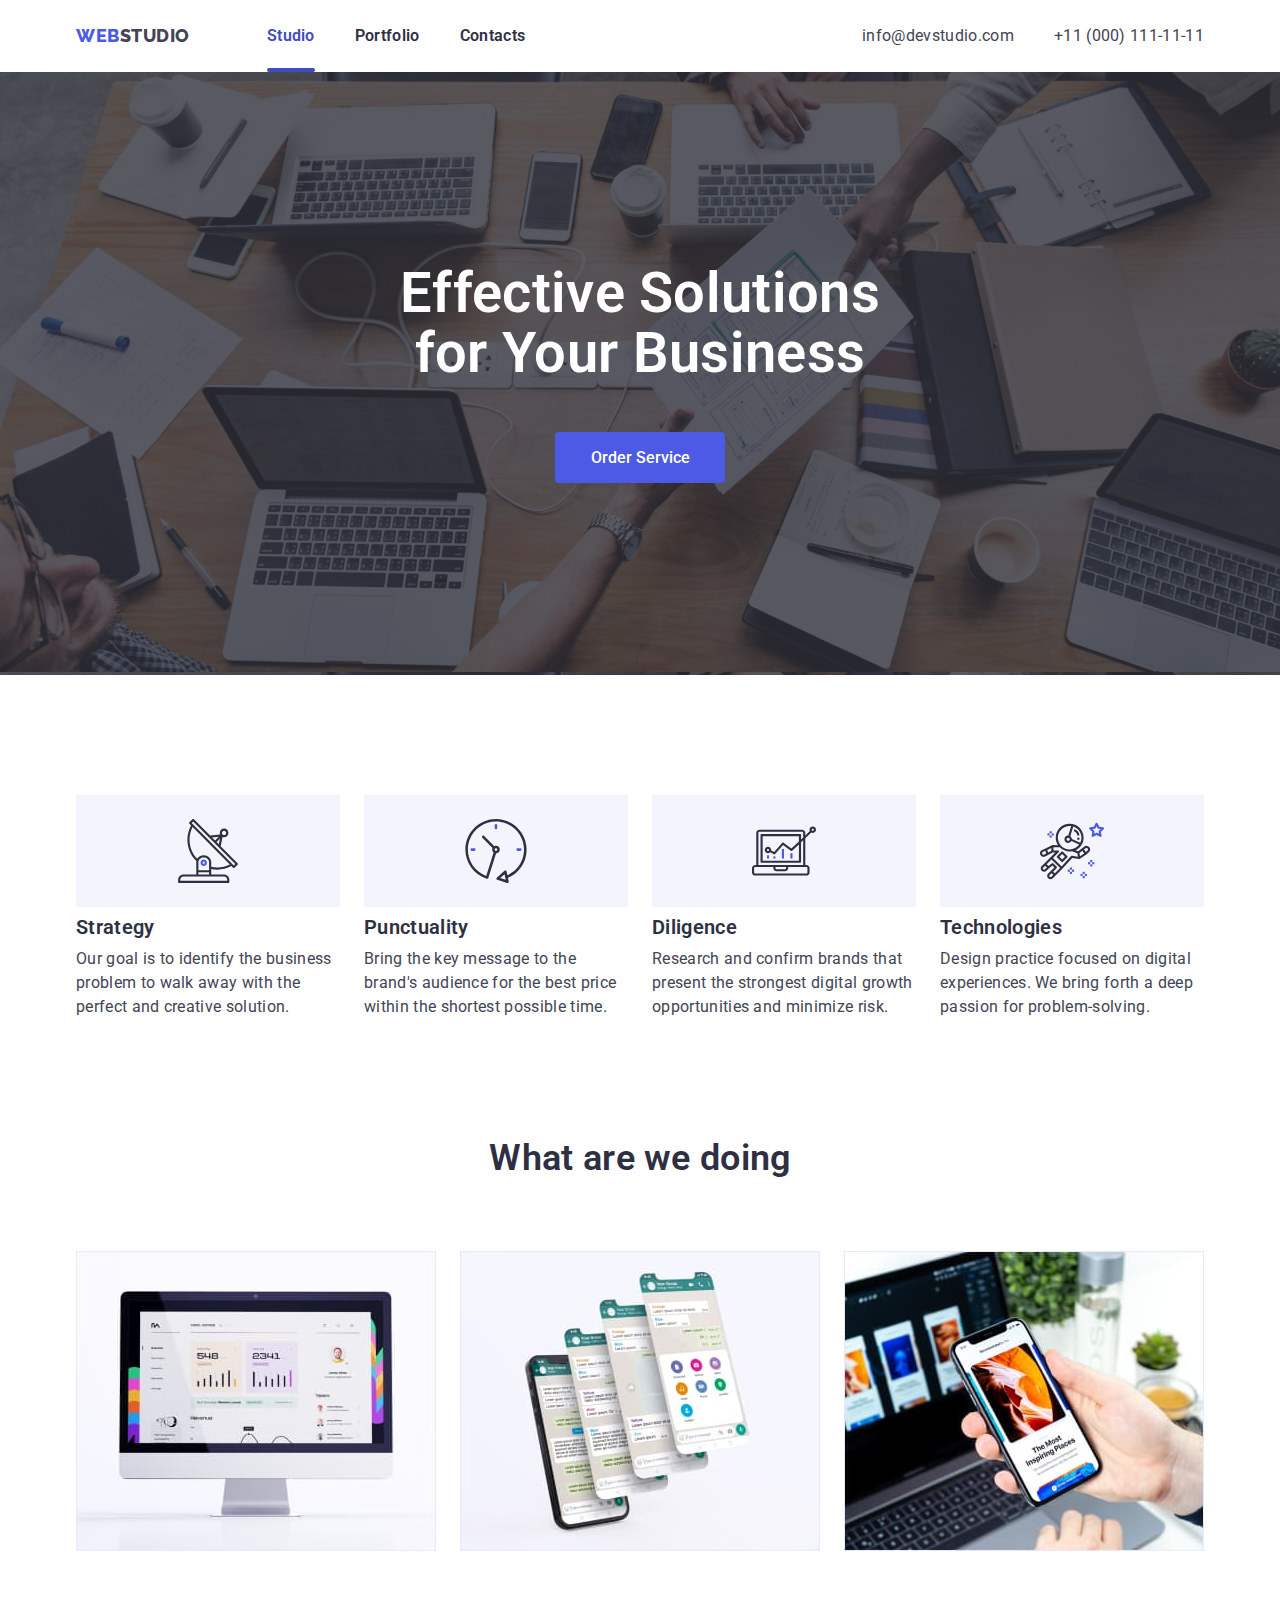
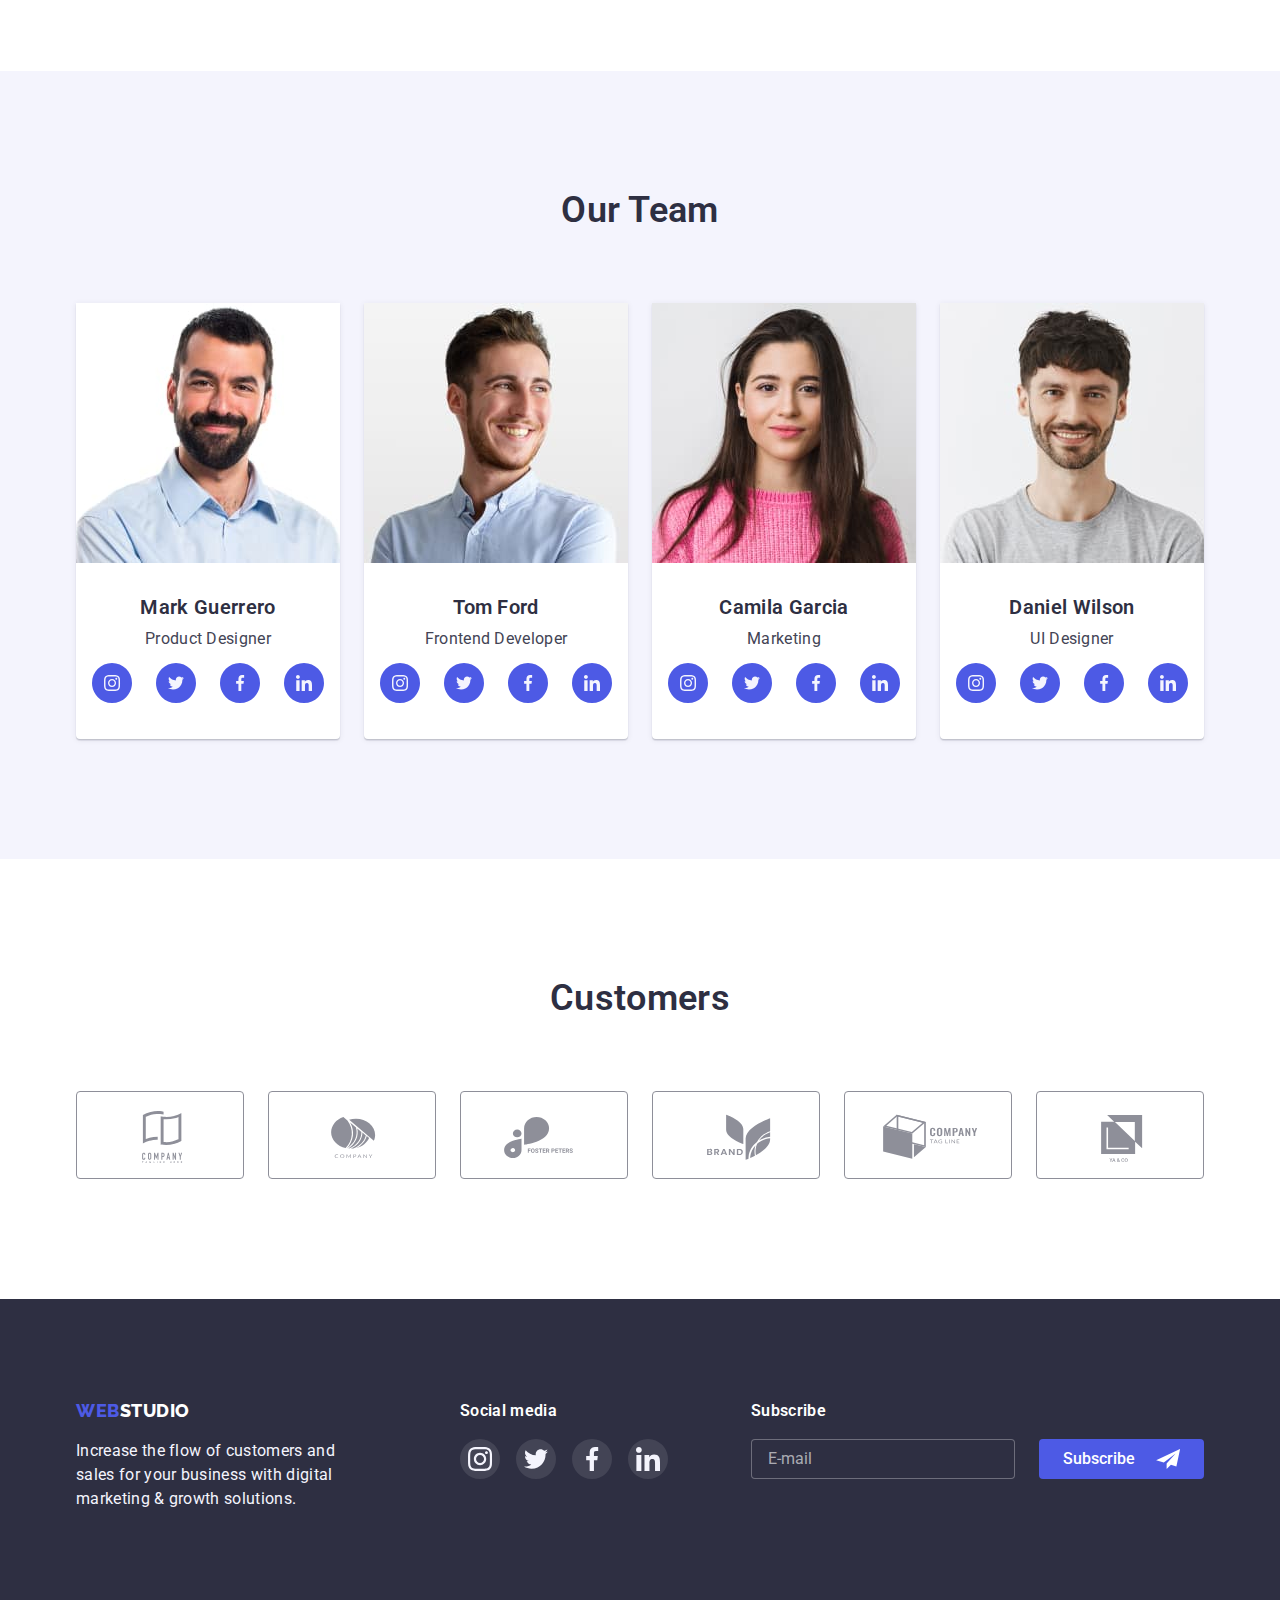
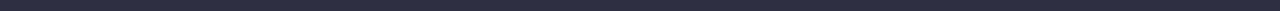
<file: index.html>
<!DOCTYPE html>
<html lang="en">
  <head>
    <meta charset="UTF-8" />
    <meta http-equiv="X-UA-Compatible" content="IE=edge" />
    <meta name="viewport" content="width=device-width, initial-scale=1.0" />
    <title>Main Page</title>
    <link
      href="https://fonts.googleapis.com/css2?family=Raleway:wght@800&family=Roboto:wght@400;500;700;900&display=swap"
      rel="stylesheet"
    />
    <link
      rel="stylesheet"
      href="https://cdnjs.cloudflare.com/ajax/libs/modern-normalize/1.1.0/modern-normalize.min.css"
    />

    <link rel="stylesheet" href="./css/styles.css" />
  </head>
  <body>
    <!--шапка сайта-->

    <header class="shadow-header">
      <div class="primary-nav container">
        <nav class="nav">
          <a href="./index.html" class="logo"
            >Web<span class="logo-head">Studio</span></a
          >
          <ul class="site-nav list nav">
            <li class="item">
              <a href="./index.html" class="nav-link nav-line-studio">Studio</a>
            </li>
            <li class="item">
              <a href="./portfolio.html" class="nav-link">Portfolio</a>
            </li>
            <li class="item">
              <a href="./index.html" class="nav-link">Contacts</a>
            </li>
          </ul>
        </nav>
        <ul class="list contact-nav">
          <li class="list contact">
            <a href="mailto:info@devstudio.com" class="contact"
              >info@devstudio.com</a
            >
          </li>
          <li class="list contact">
            <a href="tel:+110001111111" class="contact">+11 (000) 111-11-11</a>
          </li>
        </ul>
      </div>
    </header>
    <!-- "Main" сайта -->
    <main>
      <!-- Секция 1 герой  -->
      <section class="section-hero hero-image">
        <h1 class="hero">
          Effective Solutions <br />
          for Your Business
        </h1>
        <button type="button" class="button-secondary" data-modal-open>
          Order Service
        </button>
      </section>
      <!-- Секция 2 -->
      <section class="section no-padding">
        <div class="container">
          <ul class="no-margin-top no-margin no-padding-left section-flex">
            <li class="text-item list-li">
              <div class="box">
                <svg class="icon-box" width="64" height="64">
                  <use href="./images/symbol-defs.svg#icon-antenna"></use>
                </svg>
              </div>
              <h2 class="section-text">Strategy</h2>
              <p>
                Our goal is to identify the business problem to walk away with
                the perfect and creative solution.
              </p>
            </li>
            <li class="text-item list-li">
              <div class="box">
                <svg class="icon-box" width="64" height="64">
                  <use href="./images/symbol-defs.svg#icon-clock"></use>
                </svg>
              </div>
              <h2 class="section-text">Punctuality</h2>
              <p>
                Bring the key message to the brand's audience for the best price
                within the shortest possible time.
              </p>
            </li>
            <li class="text-item list-li">
              <div class="box">
                <svg class="icon-box" width="64" height="64">
                  <use href="./images/symbol-defs.svg#icon-diagram"></use>
                </svg>
              </div>
              <h2 class="section-text">Diligence</h2>
              <p>
                Research and confirm brands that present the strongest digital
                growth opportunities and minimize risk.
              </p>
            </li>
            <li class="text-item list-li">
              <div class="box">
                <svg class="icon-box" width="64" height="64">
                  <use href="./images/symbol-defs.svg#icon-astronaut"></use>
                </svg>
              </div>
              <h2 class="section-text">Technologies</h2>
              <p>
                Design practice focused on digital experiences. We bring forth a
                deep passion for problem-solving.
              </p>
            </li>
          </ul>
        </div>
      </section>
      <!-- Секция 3 -->
      <section class="section">
        <div class="container">
          <h2 class="section-text section-three">What are we doing</h2>
          <ul class="section-flex list">
            <li class="list-card">
              <img src="./images/photo1.jpg" alt="Rectangle 71" width="360" />
            </li>
            <li class="list-card">
              <img src="./images/photo2.jpg" alt="Rectangle 71" width="360" />
            </li>
            <li class="list-card">
              <img src="./images/photo3.jpg" alt="Rectangle 71" width="360" />
            </li>
          </ul>
        </div>
      </section>
      <!-- Секция 4 -->
      <section class="section work-list">
        <div class="container item">
          <h2 class="section-text section-title">Our Team</h2>
          <ul class="section-flex no-padding-left no-margin-top-bottom">
            <li class="list-li">
              <img src="./images/img1.jpg" alt="Team Card" width="264" />
              <div class="item">
                <h3 class="section-text">Mark Guerrero</h3>
                <p>Product Designer</p>
              </div>
              <ul class="list social-botton">
                <li class="items">
                  <a href="" class="link" aria-label="instagram">
                    <svg class="soc-icon" width="40" height="40">
                      <use href="./images/symbol-defs.svg#icon-inst"></use>
                    </svg>
                  </a>
                </li>
                <li class="items">
                  <a href="" class="link" aria-label="twitter">
                    <svg class="soc-icon" width="40" height="40">
                      <use href="./images/symbol-defs.svg#icon-twit"></use>
                    </svg>
                  </a>
                </li>
                <li class="items">
                  <a href="" class="link" aria-label="facebook">
                    <svg class="soc-icon" width="40" height="40">
                      <use href="./images/symbol-defs.svg#icon-face"></use>
                    </svg>
                  </a>
                </li>
                <li class="items">
                  <a href="" class="link" aria-label="in">
                    <svg class="soc-icon" width="40" height="40">
                      <use href="./images/symbol-defs.svg#icon-in"></use></svg
                  ></a>
                </li>
              </ul>
            </li>
            <li class="list-li">
              <img src="./images/img2.jpg" alt="Team Card" width="264" />
              <div class="item">
                <h3 class="section-text">Tom Ford</h3>
                <p>Frontend Developer</p>
              </div>
              <ul class="list social-botton">
                <li class="items">
                  <a href="" class="link" aria-label="instagram">
                    <svg class="soc-icon" width="40" height="40">
                      <use href="./images/symbol-defs.svg#icon-inst"></use>
                    </svg>
                  </a>
                </li>
                <li class="items">
                  <a href="" class="link" aria-label="twitter">
                    <svg class="soc-icon" width="40" height="40">
                      <use href="./images/symbol-defs.svg#icon-twit"></use>
                    </svg>
                  </a>
                </li>
                <li class="items">
                  <a href="" class="link" aria-label="facebook">
                    <svg class="soc-icon" width="40" height="40">
                      <use href="./images/symbol-defs.svg#icon-face"></use>
                    </svg>
                  </a>
                </li>
                <li class="items">
                  <a href="" class="link" aria-label="in">
                    <svg class="soc-icon" width="40" height="40">
                      <use href="./images/symbol-defs.svg#icon-in"></use></svg
                  ></a>
                </li>
              </ul>
            </li>
            <li class="list-li">
              <img src="./images/img3.jpg" alt="Team Card" width="264" />
              <div class="item">
                <h3 class="section-text">Camila Garcia</h3>
                <p>Marketing</p>
              </div>
              <ul class="list social-botton">
                <li class="items">
                  <a href="" class="link" aria-label="instagram">
                    <svg class="soc-icon" width="40" height="40">
                      <use href="./images/symbol-defs.svg#icon-inst"></use>
                    </svg>
                  </a>
                </li>
                <li class="items">
                  <a href="" class="link" aria-label="twitter">
                    <svg class="soc-icon" width="40" height="40">
                      <use href="./images/symbol-defs.svg#icon-twit"></use>
                    </svg>
                  </a>
                </li>
                <li class="items">
                  <a href="" class="link" aria-label="facebook">
                    <svg class="soc-icon" width="40" height="40">
                      <use href="./images/symbol-defs.svg#icon-face"></use>
                    </svg>
                  </a>
                </li>
                <li class="items">
                  <a href="" class="link" aria-label="in">
                    <svg class="soc-icon" width="40" height="40">
                      <use href="./images/symbol-defs.svg#icon-in"></use></svg
                  ></a>
                </li>
              </ul>
            </li>
            <li class="list-li">
              <img src="./images/img4.jpg" alt="Team Card" width="264" />
              <div class="item">
                <h3 class="section-text">Daniel Wilson</h3>
                <p>UI Designer</p>
              </div>
              <ul class="list social-botton">
                <li class="items">
                  <a href="" class="link" aria-label="instagram">
                    <svg class="soc-icon" width="40" height="40">
                      <use href="./images/symbol-defs.svg#icon-inst"></use>
                    </svg>
                  </a>
                </li>
                <li class="items">
                  <a href="" class="link" aria-label="twitter">
                    <svg class="soc-icon" width="40" height="40">
                      <use href="./images/symbol-defs.svg#icon-twit"></use>
                    </svg>
                  </a>
                </li>
                <li class="items">
                  <a href="" class="link" aria-label="facebook">
                    <svg class="soc-icon" width="40" height="40">
                      <use href="./images/symbol-defs.svg#icon-face"></use>
                    </svg>
                  </a>
                </li>
                <li class="items">
                  <a href="" class="link" aria-label="in">
                    <svg class="soc-icon" width="40" height="40">
                      <use href="./images/symbol-defs.svg#icon-in"></use></svg
                  ></a>
                </li>
              </ul>
            </li>
          </ul>
        </div>
      </section>
      <!-- Customers -->
      <section class="section">
        <div class="container">
          <h2 class="section-text section-title">Customers</h2>
          <ul class="social-botton no-margin-padding">
            <li class="list customers">
              <a href="" class="link" aria-label="client-one">
                <svg class="icon" width="168" height="88">
                  <use href="./images/symbol-defs.svg#icon-client-one"></use>
                </svg>
              </a>
            </li>
            <li class="list customers">
              <a href="" class="link" aria-label="client-two">
                <svg class="icon" width="168" height="88">
                  <use
                    href="./images/symbol-defs.svg#icon-client-two"
                  ></use></svg
              ></a>
            </li>
            <li class="list customers">
              <a href="" class="link" aria-label="client-three">
                <svg class="icon" width="168" height="88">
                  <use href="./images/symbol-defs.svg#icon-client-three"></use>
                </svg>
              </a>
            </li>
            <li class="list customers">
              <a href="" class="link" aria-label="client-four">
                <svg class="icon" width="168" height="88">
                  <use href="./images/symbol-defs.svg#icon-client-four"></use>
                </svg>
              </a>
            </li>
            <li class="list customers">
              <a href="" class="link" aria-label="client-five">
                <svg class="icon" width="168" height="88">
                  <use href="./images/symbol-defs.svg#icon-client-five"></use>
                </svg>
              </a>
            </li>
            <li class="list customers">
              <a href="" class="link" aria-label="client-six">
                <svg class="icon" width="168" height="88">
                  <use href="./images/symbol-defs.svg#icon-client-six"></use>
                </svg>
              </a>
            </li>
          </ul>
        </div>
      </section>
    </main>
    <!-- Footer Сайта -->
    <footer class="section-footer">
      <div class="container footer-box">
        <div class="margin-right">
          <a href="./index.html" class="logo"
            >Web<span class="logo-footer">Studio</span></a
          >
          <p class="footer-title">
            Increase the flow of customers and sales for your business with
            digital marketing & growth solutions.
          </p>
        </div>
        <div>
          <h2 class="footer-text">Social media</h2>
          <ul class="icon-footer">
            <li class="list">
              <a href="" class="link" aria-label="instagram">
                <svg width="40" height="40">
                  <use href="./images/symbol-defs.svg#icon-inst-footer"></use>
                </svg>
              </a>
            </li>
            <li class="list">
              <a href="" class="link" aria-label="twitter">
                <svg width="40" height="40">
                  <use href="./images/symbol-defs.svg#icon-twit-footer"></use>
                </svg>
              </a>
            </li>
            <li class="list">
              <a href="" class="link" aria-label="facebook">
                <svg width="40" height="40">
                  <use href="./images/symbol-defs.svg#icon-face-footer"></use>
                </svg>
              </a>
            </li>
            <li class="list">
              <a href="" class="link" aria-label="in">
                <svg width="40" height="40">
                  <use href="./images/symbol-defs.svg#icon-in-footer"></use>
                </svg>
              </a>
            </li>
          </ul>
        </div>
        <div class="form-footer">
          <h2 class="footer-text">Subscribe</h2>

          <form class="form-footer-primary">
            <label for="send"></label>
            <input
              class="input-footer"
              type="email"
              name="email"
              id="send"
              placeholder="E-mail"
            />
            <button class="btn-form-footer" type="submit">
              Subscribe
              <svg class="submit-icon" width="24" height="20">
                <use href="./images/icons.svg#icon-icon-send"></use>
              </svg>
            </button>
          </form>
        </div>
      </div>
    </footer>

    <div class="backdrop is-hidden" data-modal>
      <div class="modal">
        <button class="button-modal" type="button" data-modal-close>
          <svg width="8" height="8">
            <use href="./images/icons.svg#icon-Vector"></use>
          </svg>
        </button>
        <div class="modal-container">
          <h2 class="text-modal">
            Leave your contacts and we will call you back
          </h2>
          <form>
            <div class="form-group name">
              <label class="form-label" for="name">Name</label>
              <input class="form-input" type="text" name="name" id="name" />
              <svg class="icon-form" width="12" height="12">
                <use href="./images/icons.svg#icon-icon-name"></use>
              </svg>
            </div>
            <div class="form-group tel">
              <label class="form-label" for="phone">Phone</label>
              <input
                placeholder=" "
                class="form-input"
                type="tel"
                name="tel"
                id="phone"
              />
              <svg class="icon-form" width="13" height="13">
                <use href="./images/icons.svg#icon-icon-tel"></use>
              </svg>
            </div>
            <div class="form-group email">
              <label class="form-label" for="email">Email</label>
              <input class="form-input" type="email" name="email" id="email" />
              <svg class="icon-form" width="15" height="12">
                <use href="./images/icons.svg#icon-icon-email"></use>
              </svg>
            </div>
            <div class="form-group">
              <label class="form-label" for="comment">Comment</label>
              <textarea
                class="form-textarea"
                name="comment"
                id="comment"
                placeholder="Text input"
                rows="7"
              ></textarea>
            </div>
            <div class="form-agree">
              <label class="text-agree">
                <input class="input-checkbox" type="checkbox" name="checkbox" />
                <span class="checkbox">
                  <svg class="icon-form-checkbox" width="10" height="8">
                    <use href="./images/icons.svg#icon-click-ok"></use>
                  </svg> </span
                >I accept the terms and conditions of the<a
                  href="/index.html"
                  class="privacy"
                  >Privacy Policy</a
                >
              </label>
            </div>
            <div class="form-submit">
              <button class="button-form-modal" type="submit">Send</button>
            </div>
          </form>
        </div>
      </div>
    </div>

    <script src="./modal.js"></script>
  </body>
</html>
</file>
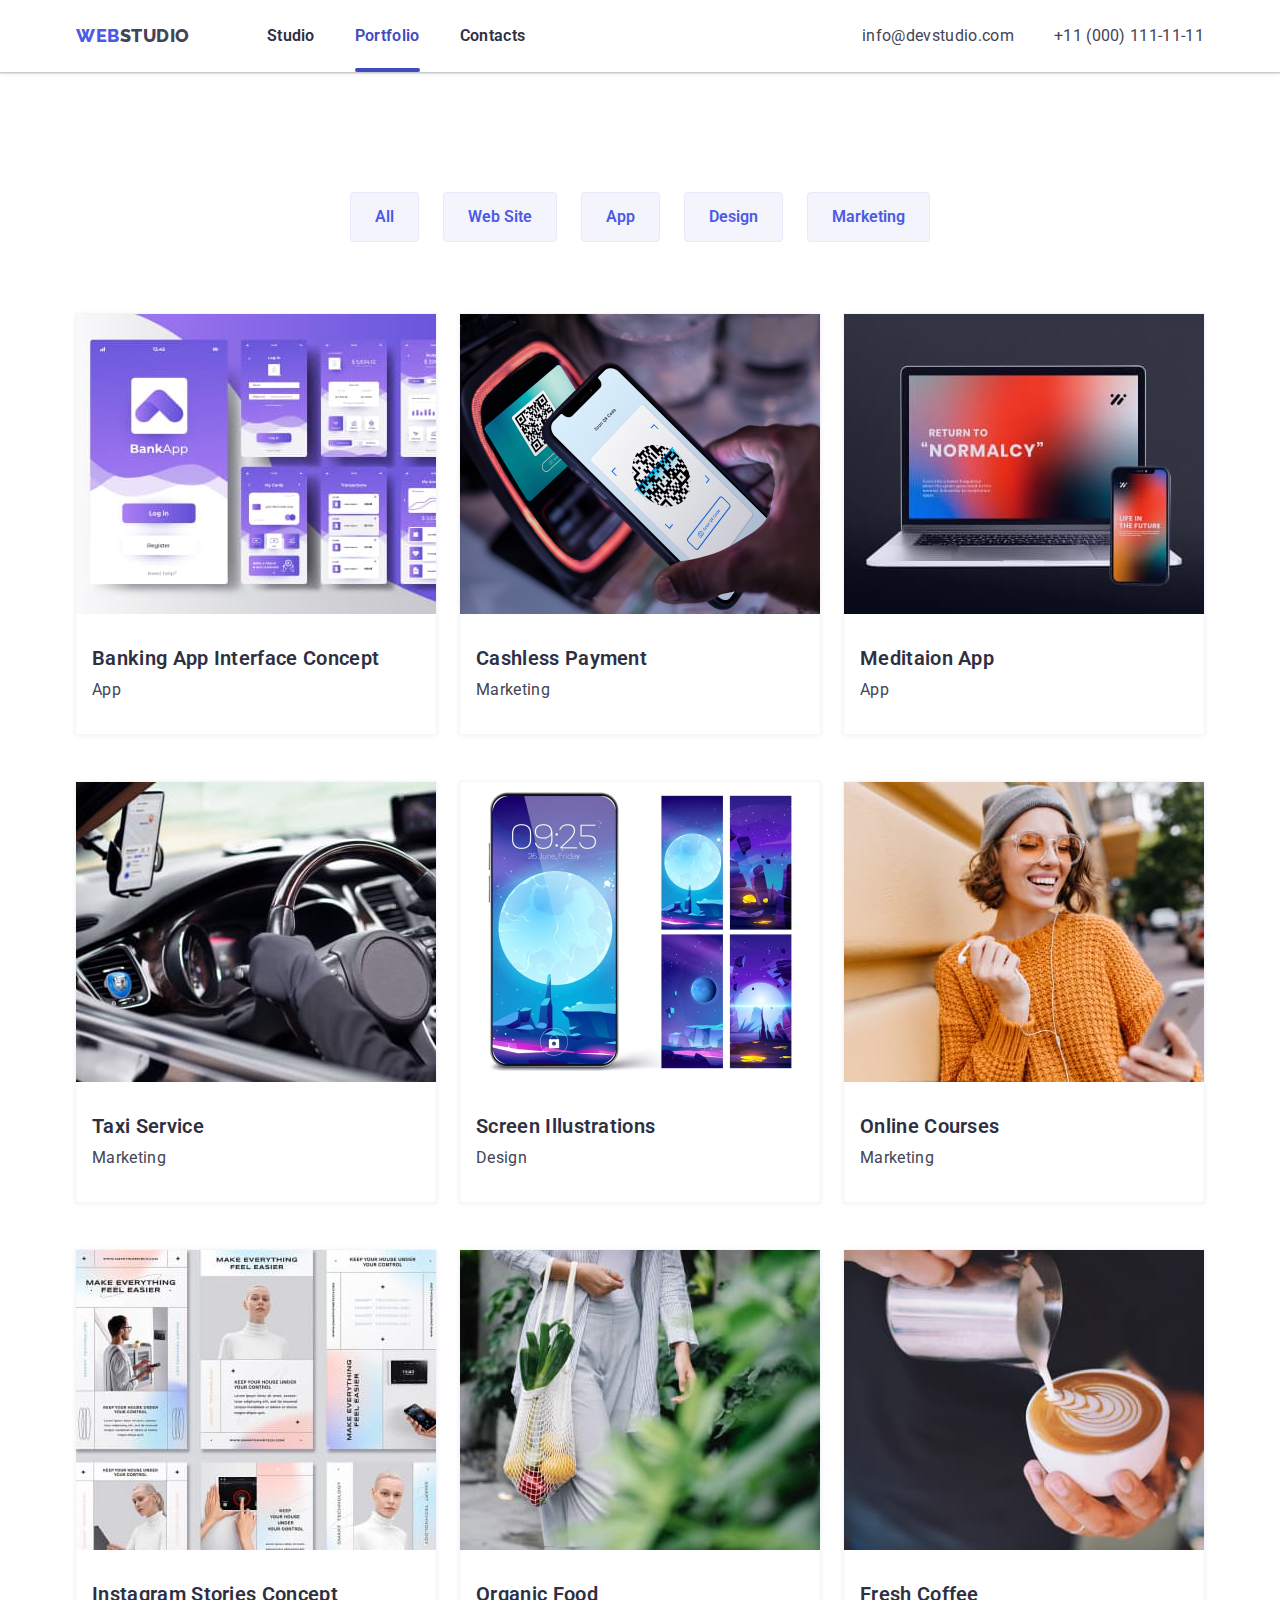
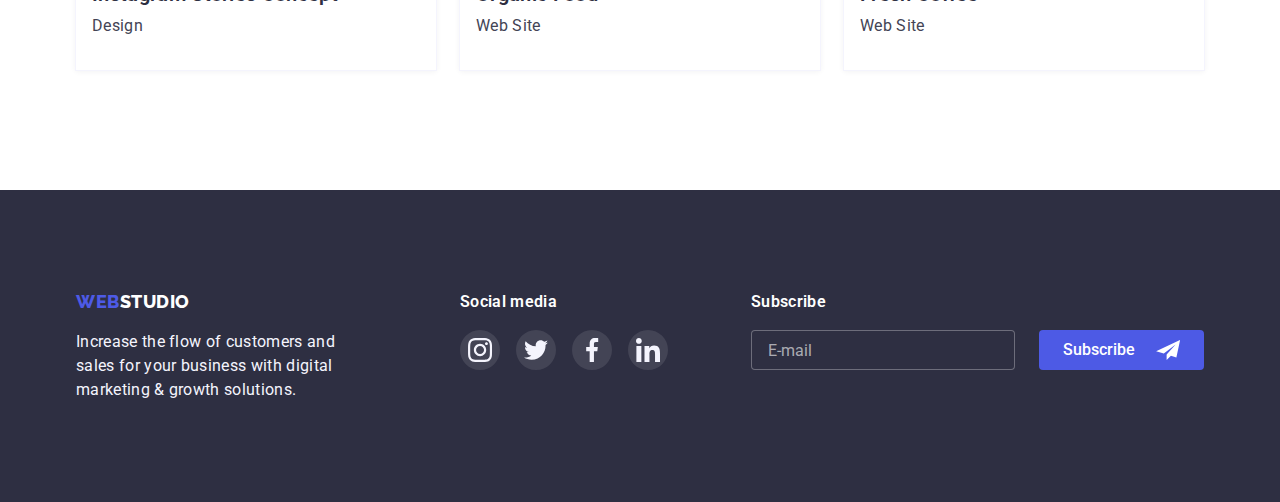
<file: portfolio.html>
<!DOCTYPE html>
<html lang="en">
  <head>
    <meta charset="UTF-8" />
    <meta http-equiv="X-UA-Compatible" content="IE=edge" />
    <meta name="viewport" content="width=device-width, initial-scale=1.0" />
    <title>Main Page</title>
    <link
      href="https://fonts.googleapis.com/css2?family=Raleway:wght@800&family=Roboto:wght@400;500;700;900&display=swap"
      rel="stylesheet"
    />
    <link
      rel="stylesheet"
      href="https://cdnjs.cloudflare.com/ajax/libs/modern-normalize/1.1.0/modern-normalize.min.css"
    />

    <link rel="stylesheet" href="./css/styles.css" />
  </head>
  <body>
    <!--шапка сайта-->
    <header class="shadow-header">
      <div class="primary-nav container">
        <nav class="nav">
          <a href="./index.html" class="logo"
            >Web<span class="logo-head">Studio</span></a
          >
          <ul class="site-nav list nav">
            <li class="item">
              <a href="./index.html" class="nav-link">Studio</a>
            </li>
            <li class="item">
              <a href="./portfolio.html" class="nav-link nav-line-portfolio"
                >Portfolio</a
              >
            </li>
            <li class="item">
              <a href="./index.html" class="nav-link">Contacts</a>
            </li>
          </ul>
        </nav>
        <ul class="list contact-nav">
          <li class="list contact">
            <a href="mailto:info@devstudio.com" class="contact"
              >info@devstudio.com</a
            >
          </li>
          <li class="list contact">
            <a href="tel:+110001111111" class="contact">+11 (000) 111-11-11</a>
          </li>
        </ul>
      </div>
    </header>
    <!-- "Main" сайта -->
    <main>
      <!-- Секция кнопок -->
      <section class="section">
        <div class="container">
          <ul class="list button-list section-header">
            <li class="item">
              <button type="button" class="button-primary">All</button>
            </li>
            <li class="item">
              <button type="button" class="button-primary">Web Site</button>
            </li>
            <li class="item">
              <button type="button" class="button-primary">App</button>
            </li>
            <li class="item">
              <button type="button" class="button-primary">Design</button>
            </li>
            <li class="item">
              <button type="button" class="button-primary">Marketing</button>
            </li>
          </ul>
          <h1 class="visually-hidden">Секция кнопок</h1>

          <!-- Секция карток -->
          <ul class="list container-card">
            <li class="card">
              <a href="" class="decoration-list">
                <div class="container-card-image">
                  <img
                    src="./images/img-one.jpg"
                    alt="Project Card"
                    width="360"
                  />
                  <div class="card-image">
                    <p class="image-text">
                      14 Stylish and User-Friendly App Design Concepts · Task
                      Manager App · Calorie Tracker App · Exotic Fruit Ecommerce
                      App · Cloud Storage App
                    </p>
                  </div>
                </div>
                <div class="text-card">
                  <h2 class="section-text">Banking App Interface Concept</h2>
                  <p>App</p>
                </div></a
              >
            </li>
            <li class="card">
              <a href="" class="decoration-list"
                ><div class="container-card-image">
                  <div class="card-image">
                    <img
                      src="./images/img-two.jpg"
                      alt="Project Card"
                      width="360"
                    />
                    <p class="image-text">
                      14 Stylish and User-Friendly App Design Concepts · Task
                      Manager App · Calorie Tracker App · Exotic Fruit Ecommerce
                      App · Cloud Storage App
                    </p>
                  </div>
                </div>
                <div class="text-card">
                  <h2 class="section-text">Cashless Payment</h2>
                  <p>Marketing</p>
                </div></a
              >
            </li>
            <li class="card">
              <a href="" class="decoration-list">
                <div class="container-card-image">
                  <div class="card-image">
                    <img
                      src="./images/img-tree.jpg"
                      alt="Project Card"
                      width="360"
                    />
                    <p class="image-text">
                      14 Stylish and User-Friendly App Design Concepts · Task
                      Manager App · Calorie Tracker App · Exotic Fruit Ecommerce
                      App · Cloud Storage App
                    </p>
                  </div>
                </div>
                <div class="text-card">
                  <h2 class="section-text">Meditaion App</h2>
                  <p>App</p>
                </div></a
              >
            </li>
            <li class="card">
              <a href="" class="decoration-list"
                ><div class="container-card-image">
                  <div class="card-image">
                    <img
                      src="./images/img-four.jpg"
                      alt="Project Card"
                      width="360"
                    />
                    <p class="image-text">
                      14 Stylish and User-Friendly App Design Concepts · Task
                      Manager App · Calorie Tracker App · Exotic Fruit Ecommerce
                      App · Cloud Storage App
                    </p>
                  </div>
                </div>
                <div class="text-card">
                  <h2 class="section-text">Taxi Service</h2>
                  <p>Marketing</p>
                </div></a
              >
            </li>
            <li class="card">
              <a href="" class="decoration-list">
                <div class="container-card-image">
                  <div class="card-image">
                    <img
                      src="./images/img-five.jpg"
                      alt="Project Card"
                      width="360"
                    />
                    <p class="image-text">
                      14 Stylish and User-Friendly App Design Concepts · Task
                      Manager App · Calorie Tracker App · Exotic Fruit Ecommerce
                      App · Cloud Storage App
                    </p>
                  </div>
                </div>
                <div class="text-card">
                  <h2 class="section-text">Screen Illustrations</h2>
                  <p>Design</p>
                </div></a
              >
            </li>
            <li class="card">
              <a href="" class="decoration-list">
                <div class="container-card-image">
                  <div class="card-image">
                    <img
                      src="./images/img-six.jpg"
                      alt="Project Card"
                      width="360"
                    />
                    <p class="image-text">
                      14 Stylish and User-Friendly App Design Concepts · Task
                      Manager App · Calorie Tracker App · Exotic Fruit Ecommerce
                      App · Cloud Storage App
                    </p>
                  </div>
                </div>
                <div class="text-card">
                  <h2 class="section-text">Online Courses</h2>
                  <p>Marketing</p>
                </div></a
              >
            </li>
            <li class="card">
              <a href="" class="decoration-list"
                ><div class="container-card-image">
                  <div class="card-image">
                    <img
                      src="./images/img-seven.jpg"
                      alt="Project Card"
                      width="360"
                    />
                    <p class="image-text">
                      14 Stylish and User-Friendly App Design Concepts · Task
                      Manager App · Calorie Tracker App · Exotic Fruit Ecommerce
                      App · Cloud Storage App
                    </p>
                  </div>
                </div>
                <div class="text-card">
                  <h2 class="section-text">Instagram Stories Concept</h2>
                  <p>Design</p>
                </div></a
              >
            </li>
            <li class="card">
              <a href="" class="decoration-list">
                <div class="container-card-image">
                  <div class="card-image">
                    <img
                      src="./images/img-eight.jpg"
                      alt="Project Card"
                      width="360"
                    />
                    <p class="image-text">
                      14 Stylish and User-Friendly App Design Concepts · Task
                      Manager App · Calorie Tracker App · Exotic Fruit Ecommerce
                      App · Cloud Storage App
                    </p>
                  </div>
                </div>
                <div class="text-card">
                  <h2 class="section-text">Organic Food</h2>
                  <p>Web Site</p>
                </div></a
              >
            </li>
            <li class="card">
              <a href="" class="decoration-list"
                ><div class="container-card-image">
                  <div class="card-image">
                    <img
                      src="./images/img-nine.jpg"
                      alt="Project Card"
                      width="360"
                    />
                    <p class="image-text">
                      14 Stylish and User-Friendly App Design Concepts · Task
                      Manager App · Calorie Tracker App · Exotic Fruit Ecommerce
                      App · Cloud Storage App
                    </p>
                  </div>
                </div>
                <div class="text-card">
                  <h2 class="section-text">Fresh Coffee</h2>
                  <p>Web Site</p>
                </div></a
              >
            </li>
          </ul>
        </div>
      </section>
    </main>
    <!-- Footer Сайта -->
    <footer class="section-footer">
      <div class="container footer-box">
        <div class="margin-right">
          <a href="./index.html" class="logo"
            >Web<span class="logo-footer">Studio</span></a
          >
          <p class="footer-title">
            Increase the flow of customers and sales for your business with
            digital marketing & growth solutions.
          </p>
        </div>
        <div>
          <h2 class="footer-text">Social media</h2>
          <ul class="icon-footer">
            <li class="list">
              <a href="" class="link" aria-label="instagram">
                <svg width="40" height="40">
                  <use href="./images/symbol-defs.svg#icon-inst-footer"></use>
                </svg>
              </a>
            </li>
            <li class="list">
              <a href="" class="link" aria-label="twitter">
                <svg width="40" height="40">
                  <use href="./images/symbol-defs.svg#icon-twit-footer"></use>
                </svg>
              </a>
            </li>
            <li class="list">
              <a href="" class="link" aria-label="facebook">
                <svg width="40" height="40">
                  <use href="./images/symbol-defs.svg#icon-face-footer"></use>
                </svg>
              </a>
            </li>
            <li class="list">
              <a href="" class="link" aria-label="in">
                <svg width="40" height="40">
                  <use href="./images/symbol-defs.svg#icon-in-footer"></use>
                </svg>
              </a>
            </li>
          </ul>
        </div>
        <div class="form-footer">
          <h2 class="footer-text">Subscribe</h2>

          <form class="form-footer-primary">
              <label for="send"></label>
              <input
                class="input-footer"
                type="email"
                name="email"
                id="send"
                placeholder="E-mail"
              />
              <button class="btn-form-footer" type="submit">Subscribe
                <svg class="submit-icon" width="24" height="20">
                  <use href="./images/icons.svg#icon-icon-send"></use>
                </svg>
              </button>
              
          </form>
        </div>
      </div>
    </footer>
  </body>
</html>
</file>
<file: css/styles.css>
/* палитра */

  :root {
    --primary-text-color:#434455;
    --title-text-color:#2E2F42;
    --accent-color: #4D5AE5;
    --white-color:#FFFFFF;
    --activ-buttons-color: #31D0AA;
    --button-primary-color: #F4F4FD;
  }
 body 
 {
background: var(--white-color);
color: var(--primary-text-color);
font-family: Roboto, sans-serif;
letter-spacing: 0.02em;
}

.container {
    padding-left: 15px;
    padding-right: 15px;
    margin-left: auto;
   margin-right: auto;
   width: 1158px;
   /* outline: 2px solid tomato; */
}

p {
    font-size: 16px;
line-height: 1.5;
margin-top: 0;
margin-bottom: 0;

}
.list {
list-style: none;
margin: 0;
padding: 0;
}
/* шапка сайта */
.logo {
    color:  var(--accent-color);
    text-decoration: none
}
.logo-head {
    color: var(--primary-text-color);
}
.logo {
font-family: 'Raleway';
font-weight: 800;
font-size: 18px;
line-height: 1.33;
/* identical to box height, or 133% */

letter-spacing: 0.03em;
text-transform: uppercase;
}
 /* навигация сайту */
.nav {
    display:flex ;
    align-items: center;
}

.primary-nav {
    display:flex ;
    align-items: center;
 
}

.shadow-header {
box-shadow:  0px 2px 1px rgba(46, 47, 66, 0.08), 0px 1px 1px rgba(46, 47, 66, 0.16), 0px 1px 6px rgba(46, 47, 66, 0.08);
}

.border {
    box-shadow: 0px 0px 1px 0px var(--primary-text-color);
}

.site-nav {
font-weight: 600;
font-size: 16px;
line-height: 1.5;
margin-left: 77px;
}


.site-nav .item + .item {
 margin-left: 40px;
}



.nav-link {
display: block;
padding-top: 24px;
padding-bottom: 24px;
position: relative;

color: var(--title-text-color);
text-decoration: none;


transition-property: color ;
transition-duration: 250ms;
transition-timing-function: cubic-bezier(0.4, 0, 0.2, 1);
    }

.nav-link:hover,
.nav-link:focus {
color: var(--primary-text-color);
}



.nav-link:active {
    color: var(--accent-color);
}

.nav-line-studio::before {
    content: "";
    position: absolute;
    bottom: 0;
    background-color:#404BBF ;
    width: 100%;
height: 4px;
border-radius: 2px;


}

.nav-line-studio,
.nav-line-portfolio {
    color: #404BBF;
}



.nav-line-portfolio::before {
    content: "";
    position: absolute;
    bottom: 0;
    background-color:#404BBF ;
    width: 100%;
height: 4px;
border-radius: 2px
}







.active-portfolio {
    color: var(--accent-color);
    text-decoration: none;
}
.active-studio {
    color: var(--accent-color); 
    text-decoration: none;
}
/* Навигация */
.contact-nav {
    display: flex;
    margin-left: auto;
}

.contact-nav .list + .list {
margin-left: 40px;

}

/* контакти */
.contact {
    color: var(--primary-text-color);
    text-decoration: none;


    transition-property: color ;
transition-duration: 250ms;
transition-timing-function: cubic-bezier(0.4, 0, 0.2, 1);
}
/* hover */
.contact:hover,
.contact:focus {
    color: var(--accent-color);
}
/* active */
.contact:active {
    color: var(--activ-buttons-color);
}
/* "Main" сайта */

/* Секция герой 1 */
.section-hero {
background-color: var(--title-text-color);
    /* background-image: linear-gradient(to right,
    rgba(255,0,0,0.5),
    rgba(0,0,255,0.5)
    ),
    url(../images/people-office.jpg); */

    background-image: linear-gradient(to right,
    rgba(47,48,58,0.8),
    rgba(47,48,58,0.8)
    ),
    url(../images/people-office.jpg);
max-width: 1440px;
background-size: auto;
background-color: var(--title-text-color);
    text-align: center;
    padding-top: 192px;
    padding-bottom: 192px;
    margin-left: auto;
    margin-right: auto;

}

/* .hero-image {
background-image: linear-gradient(var(--accent-color))
} */
.hero {
    color: var(--white-color);
    font-weight: 600;
    font-size: 56px;
    line-height: 1.07;
    margin-top: 0;
    margin-bottom: 48px;
}
.visually-hidden {
    position: absolute;
    white-space: nowrap;
    width: 1px;
    height: 1px;
    overflow: hidden;
    border: 0;
    padding: 0;
    clip: rect(0 0 0 0);
    clip-path: inset(50%);
    margin: -1px;
}
.button-list{
    display: flex;
    justify-content:center;
   
}

.button-primary {
    font-family: Roboto, sans-serif;
    background-color: var(--button-primary-color);
    color: var(--accent-color);
 font-weight: 600;
font-size: 16px;
line-height: 1.5;
border-radius: 4px;
border: 1px solid #E7E9FC;
padding: 12px 24px;

transition-property: border, box-shadow, color, background-color;
transition-duration: 250ms;
transition-timing-function: cubic-bezier(0.4, 0, 0.2, 1);
}


.button-primary:hover,
.button-primary:focus {
    box-shadow: 0px 3px 1px rgba(0, 0, 0, 0.1), 0px 2px 1px rgba(0, 0, 0, 0.08), 0px 2px 2px rgba(0, 0, 0, 0.12);
    border: 1px solid var(--accent-color);
    color:var(--white-color);
    background-color: var(--accent-color);
}


/* .button-list .item {
    margin-right: 24px;
}
.button-list .item:last-child {
    margin-right: 0;
} */
/* .button-list .item:not(:last-child) {
    margin-right: 24px;
} */
.button-list .item + .item {
    margin-left: 24px;
}


.button-secondary {
    font-family: Roboto, sans-serif;
    background-color: var(--accent-color);
    color: var(--white-color);
    font-weight: 500;
    font-size: 16px;
    line-height: 1.19;
    border-radius: 4px;
    padding: 16px 32px;
    min-width: 170px;
    text-align: center;
    border: none;


transition-property: box-shadow, background-color;
transition-duration: 250ms;
transition-timing-function: cubic-bezier(0.4, 0, 0.2, 1);
}
.button-secondary:hover,
.button-secondary:focus {
    background-color: #404BBF;
    box-shadow: 0px 4px 4px rgba(0, 0, 0, 0.15);
}


button {
    cursor: pointer;
}

/* ceкции 1,2,3,4 */



.social-botton {
    display: flex;
    justify-content: center;
  padding-bottom: 36px;

}

.social-botton .items {
    margin-right: 24px;

}

.social-botton .items .link {
    display: block;
    width: 40px;
    height: 40px;
}

.social-botton .items:nth-child(4) {
    margin-right: 0px;
}

/* .svg-one {
    width: 264px;
    height: 112px;
}
 */


/* .text-item::before {
    display:block;
    content: '';
    background-size: 59.72px, 64px;
    background-position: center;
    background-repeat: no-repeat;
    height: 112px;
    background-color: var(--button-primary-color);

    outline: 1px solid blue;
}

.icon-antena::before {
background-image: url(../images/svg/antenna.svg);
}
.icon-clock::before {
background-image: url(../images/svg/clock.svg);
}
.icon-diagram::before {
background-image: url(../images/svg/diagram.svg);
}
.icon-astronaut::before {
background-image: url(../images/svg/astronaut.svg);
}
 */




.section-header {
    margin-bottom: 72px;
   
}


.work-list {
    background: var(--button-primary-color);
}



.section-text {
 
    color: var(--title-text-color);
font-weight: 600;
font-size: 20px;
line-height: 1.2;

margin-top: 0px;
margin-bottom: 8px;
}

.text-item .section-text {
    color: var(--title-text-color);
font-weight: 600;
font-size: 20px;
line-height: 1.2;
margin-top: 0;
margin-bottom: 8px;
}

.text-card {
    padding-left: 16px;
padding-top: 32px;
padding-bottom: 32px;

}


/* .section-four {
background-color: var(--button-primary-color);
} */

.section-flex {
    display: flex;
    flex-wrap: wrap;
    padding-left: o;
    margin-right: auto;
    margin-left: auto;
}

.section .list-li {
    width: calc((100% - 72px) / 4);
    padding-left: 0;
    margin-right: 24px;
    list-style: none;
   margin-top: 0;
    text-align: start;
}

.section .list-card {

    width: calc((100% - 48px) / 3);

    margin-right: 24px;

}





.section .item .list-li {
    box-shadow: 0px 1px 6px rgba(46, 47, 66, 0.08), 0px 1px 1px rgba(46, 47, 66, 0.16), 0px 2px 1px rgba(46, 47, 66, 0.08);
border-radius: 0px 0px 4px 4px;
}

/* .list-shadow {
    box-shadow: 0px 0px 1px 0px var(--primary-text-color);
    padding-bottom: 32px;
} */
.section .list-li .text-item {
    text-align: start;
}

.section {

    padding-top: 120px;
    padding-bottom: 120px;
}


.section .list-li:nth-child(4n) {

    margin-right: 0;
}

/* .section .list:nth-last-child(-n + 4) {

    margin-bottom: 120px;
} */


.list-li .box {
    width: 264px;
    height: 112px;
    background-color: var(--button-primary-color);
    margin-bottom: 8px;
    
}

.icon-box {
margin-left: 100px;
margin-top: 24px;
}

.section .list-card:nth-child(3n) {

    margin-right: 0;
}

.list-li {
    background-color: var(--white-color);
}

.list-li .item {
  padding-top: 32px;
  margin-bottom: 12px;
  text-align: center;

}

.section-title {
    font-weight: 600;
    font-size: 36px;
    line-height: 1.11;
    text-align: center;
}
.section-three {
    font-weight: 600;
    font-size: 36px;
    line-height: 1.11;
    text-align: center;
    margin-top: 0;
    margin-bottom: 72px;
}

.section-text.section-title {
    margin-bottom: 72px;

}

.decoration-list {
color: var(--primary-text-color);

    text-decoration: none;
}
img {
    display: block;
}
.container-card {
    display: flex;
    flex-wrap: wrap;
    
}
.container .card {
width: calc((100% - 48px) / 3);
margin-right: 24px;
margin-bottom: 48px;
outline: 0.5px solid #F4F4FD;
border-top: none;
box-shadow: 0px 1px 6px rgba(46, 47, 66, 0.08);
} 


.container-card-image {
    position: relative;
    overflow: hidden;
}




.card-image::before {
    content: "";
    background-color:#4D5AE5;
    width: 100%;
    height: 100%;
    top: 0;
    right: 0;
}

.card-image::before,
.image-text {
    display:block;
    position: absolute;
    transform: translateY(100%);

    transition-property: opacity, transform;
    transition-duration: 250ms;
    transition-timing-function: cubic-bezier(0.4, 0, 0.2, 1);

}



.image-text {
color: var(--button-primary-color);
font-weight: 400;
font-size: 16px;
line-height: 24px;
top: 40px;
left: 32px;
right: 32px;
opacity: 0;
}

.decoration-list:hover .card-image::before,
.decoration-list:hover .image-text,
.decoration-list:focus .card-image::before,
.decoration-list:focus .image-text{
    opacity: 1;
    transform: translateX(0);
}





.card {
transition-property:box-shadow;
transition-duration: 250ms;
transition-timing-function: cubic-bezier(0.4, 0, 0.2, 1);
}





.card:hover,
.card:focus {
box-shadow: 0px 1px 6px rgba(46, 47, 66, 0.08), 0px 1px 1px rgba(46, 47, 66, 0.16), 0px 2px 1px rgba(46, 47, 66, 0.08);
}


.card:nth-child(3n) {

    margin-right: 0;
}

.card:nth-last-child(-n + 3) {

    margin-bottom: 0;
}
/* Customers */
.customers {
    width: 168px;
    height: 88px;
    margin-right: 24px;
    border: 1px solid #8E8F99;
border-radius: 4px;

transition-property:border;
transition-duration: 250ms;
transition-timing-function: cubic-bezier(0.4, 0, 0.2, 1);
}

.customers:nth-child(6) {
    margin-right: 0px
    
}




.customers .icon {
fill: currentColor;

}

.customers:hover,
.customers:focus   {
    border: 1px solid var(--accent-color)

}

.icon {
    color: #8E8F99;

 transition-property:fill;
transition-duration: 250ms;
transition-timing-function: cubic-bezier(0.4, 0, 0.2, 1);
  }

.link:hover .icon,
.link:focus .icon {

 fill: #404BBF;   
}




.social-botton .customers .link {
    display: block;
    width: 168px;
    height: 88px;
}


.link .soc-icon {
color: var(--accent-color);

transition-property:fill;
transition-duration: 250ms;
transition-timing-function: cubic-bezier(0.4, 0, 0.2, 1);
}

.link .soc-icon {
fill: currentColor;
}

.link:hover .soc-icon,
.link:focus .soc-icon {
    fill: #404BBF;
}

/* footer сайта */ 


.section-footer {
background-color: var(--title-text-color);
padding-top: 100px;
    padding-bottom: 100px;
}
/* logo */

.logo {
    color:  var(--accent-color);
}
.logo-footer {
    color: var(--white-color)
}
.footer-title {
display: block;
 color: var(--button-primary-color) ;  
 font-size: 16px;
line-height: 1.5; 
margin-top: 16px;

width: 264px;
height: 72px;
}

.footer-text {
    font-weight: 600;
font-size: 16px;
line-height: 24px;
letter-spacing: 0.02em;

color: #FFFFFF;
margin-top: 0;
margin-bottom: 16px;
}

.footer-box {
 display: flex;
}



.footer-button {
    display: flex;
}

.icon-footer {
    display: flex;
    padding-left: 0;
    margin-top: 0;
    margin-bottom: 0;
}
.icon-footer .list {
    display: block;
    width: 40px;
    height: 40px;
    margin-right: 16px;

}

.icon-footer .list:nth-child(4) {
    margin-right: 0px;
}

.icon-footer .list .link {
    display: block;
    width: 40px;
    height: 40px;
    border-radius: 50%;

    transition-property: background-color;
    transition-duration: 250ms;
    transition-timing-function: cubic-bezier(0.4, 0, 0.2, 1);
}

.icon-footer .link:hover,
.icon-footer .link:focus {
    background-color: #31D0AA;
}



.no-padding {
    padding-bottom: 0;
}
.no-padding-left {
    padding-left: 0;
}
.no-padding-top {
    padding-top: 0;
}
.no-margin-top {
    margin-top: 0;
}

.no-margin {
    margin-bottom: 0;
}
 
.no-margin-left {
    margin-left: 0;
}

.no-margin-top-bottom
{
    margin-top: 0;
    margin-bottom: 0;
}
.no-margin-padding {
    margin-left: 0;
    margin-top: 0;
    margin-bottom: 0;
    padding-bottom: 0;
    padding-left: 0;
}

.margin-right {
    margin-right: 120px;
}

/* modal */

 .backdrop {
    position: fixed;
   top: 0;
  left: 0;
  width: 100%;
   height: 100%;
   background-color: rgba(0, 0, 0, 0.5);
opacity: 1;
transition-duration: 250ms;
transition-timing-function: cubic-bezier(0.4, 0, 0.2, 1);

     }


    .backdrop.is-hidden {
opacity: 0;
pointer-events: none;

 }



 .backdrop.is-hidden .modal {
    transform: translate( -50%, -50%) scale(5);
    transition-duration: 250ms;
    transition-timing-function: cubic-bezier(0.4, 0, 0.2, 1);
 }


 .modal {
position: absolute;
top: 50%;
left: 50%;

transform: translate(-50%, -50%) scaleX(1);
transition-duration: 250ms;
transition-timing-function: cubic-bezier(0.4, 0, 0.2, 1);

min-width: 408px;
min-height: 584px;

background-color: #FCFCFC;
border-radius: 4px;
box-shadow: 0px 1px 1px rgba(0, 0, 0, 0.14), 0px 1px 3px rgba(0, 0, 0, 0.12), 0px 2px 1px rgba(0, 0, 0, 0.2);




     }
.button-modal {
    display: flex;
    align-items: center;
 justify-content: center;
    position: absolute;
    border-radius: 50%;
    border: 1px solid rgba(46, 47, 66, 0.1);
    top: 24px;
  right: 24px;
  background-color: var(--button-primary-color);

width: 24px;
height: 24px;

transition-property: border, background-color, fill;
transition-duration: 250ms;
transition-timing-function: cubic-bezier(0.4, 0, 0.2, 1);
}



.button-modal:active {
    background-color: #404BBF;
    border: 1px solid #404BBF;
    fill: #FFFFFF;
}

.modal-container {
    
    padding-left: 24px;
    padding-right: 24px;
    margin-left: auto;
   margin-right: auto;
   width: 408px;
   /* outline: 2px solid tomato; */
}

.text-modal {
text-align: center;
    font-weight: 500;
font-size: 16px;
line-height: 24px;
    margin-top: 72px;
    margin-bottom: 14px;
}

/* form footer */
.form-footer {
    margin-left: auto;
}

.btn-form-footer {
    position: relative;
    font-family: Roboto, sans-serif;
    background-color: var(--accent-color);
    color: var(--white-color);
    font-weight: 500;
    font-size: 16px;
    line-height: 1.5;
    border-radius: 4px;
    padding-left: 24px;
    padding-top: 8px;
 padding-bottom:  8px;
 padding-right: 64px;
min-width: 165px;
    border: none;
    margin-left: 24px;
text-align: start;
    transition-property: box-shadow, background-color;
transition-duration: 250ms;
transition-timing-function: cubic-bezier(0.4, 0, 0.2, 1);
}

/* .btn-form-footer:hover,
.btn-form-footer:focus {
    background-color: #404BBF;
    box-shadow: 0px 4px 4px rgba(0, 0, 0, 0.15);
} */

.input-footer {
height: 40px;
width: 264px;
background-color: var(--title-text-color);
padding: 0;

border: 1px solid rgba(255, 255, 255, 0.3);
border-radius: 4px;
padding-left: 16px;
}

.input-footer::placeholder {
color: rgba(255, 255, 255, 0.6);
}
.form-footer-primary {
    display: flex;

}
.submit-icon {
    position: absolute;
top: 50%;
right: 24px;
translate: 0 -50%;
}



/* form-modal */

.button-form-modal {
    font-family: Roboto, sans-serif;
    background-color: var(--accent-color);
    color: var(--white-color);
    font-weight: 500;
    font-size: 16px;
    line-height: 1.19;
    border-radius: 4px;
    padding: 16px 32px;
    min-width: 170px;
    text-align: center;
    border: none;
    box-shadow: 0px 4px 4px rgba(0, 0, 0, 0.15);

    transition-property: box-shadow, background-color;
transition-duration: 250ms;
transition-timing-function: cubic-bezier(0.4, 0, 0.2, 1);
}

/* .button-form-modal:hover,
.button-form-modal:focus {
    background-color:  var(--accent-color);
    box-shadow: 0px 4px 4px rgba(0, 0, 0, 0.15);
} */

textarea {
    resize: none;
}

.form-group {
    /* outline: 1px solid green; */
    display: flex;
    flex-direction: column;
    margin-bottom: 8px;
}

.form-label {
    font-weight: 400;




margin-bottom: 4px;
color: #8E8F99;


}

.form-input {
height: 40px;
padding: 0;
padding-left: 38px;
border: 1px solid rgba(33, 33, 33, 0.2);
border-radius: 4px;

transition-property: border-radius,  border ;
transition-duration: 250ms;
transition-timing-function: cubic-bezier(0.4, 0, 0.2, 1);
}


.form-input:focus +.icon-form {

    fill: #4D5AE5;
    }
    
    .form-input:focus,
    .form-textarea:focus{
    outline: none;
     border: 1px solid #4D5AE5;
     border-radius: 4px;
    }







.form-agree {
    display: flex;
    margin-top: 16px;
    margin-bottom: 24px;
}

.form-agree [type="checkbox"] {

}
.checkbox {
 display: flex;
 align-items: center;
justify-content: center;

margin-right: 8px;
width: 16px;
height: 16px;
border: 1.25px solid #2E2F42;
border-radius: 2px;

}

.icon-form-checkbox {

fill: #FFFFFF;
}

.input-checkbox:checked + .checkbox {
    background-color: #404BBF;
    fill: #f4f4fd;
    border: 1.25px solid #404BBF;
    border-radius: 2px;
}

.input-checkbox {
    appearance: none;
    position: absolute;
}
 




.text-agree {
    display: flex;
    flex-wrap: wrap;
    font-weight: 400;
font-size: 12px;
line-height: 16px;
color: #757575;


/* transition-property: border-radius,  border, fill ;
transition-duration: 250ms;
transition-timing-function: cubic-bezier(0.4, 0, 0.2, 1); */
}

.privacy {
    color: #4D5AE5;
    margin-left: 4px;
}

.form-submit {
display: flex;
justify-content: center;
margin-bottom: 24px;
}

.form-textarea {
    padding: 0;
    padding-left: 16px;
    padding-top: 8px;
    border-radius: 4px;
    border: 1px solid rgba(33, 33, 33, 0.2);
}

.form-textarea::placeholder {
    color: #75757580;
}

.name {
position: relative;
}

.tel {
    position: relative;
}

.email {
    position: relative;
}

.icon-form {
    position: absolute;
 
  bottom: 14px;
    left: 17.5px;

    transition-property: fill;
transition-duration: 250ms;
transition-timing-function: cubic-bezier(0.4, 0, 0.2, 1);
}

.form-group:target {

}




/* .icon-footer::before {
    content: "";
    width: 40px;
    height: 40px;
background-image: url(../images/img-two.jpg);
background-size: contain;
    margin-right: 10px;

transition:transform, 1000ms;
}

.icon-footer:hover::before {
    transform: translateY(-450%);

}

.icon-footer::after {
    position: absolute;
    content: "";
    width: 40px;
    height: 40px;
    background-image: url(../images/img-one.jpg);
    background-size: contain;
    transform: translateY(450%);

    transition:transform, 1000ms;
}

.icon-footer:hover::after {
    transform: translateY(0%);
}

.icon-footer {
    position: relative;

}

.section-footer {
    overflow: hidden;
} */


/* 
.form-group:focus-within > .form-label {
    transform: translateY(-500%);

}
.form-input:not(placeholder-shown) + .form-label {
    transform: translateY(-400%);
} */
</file>
